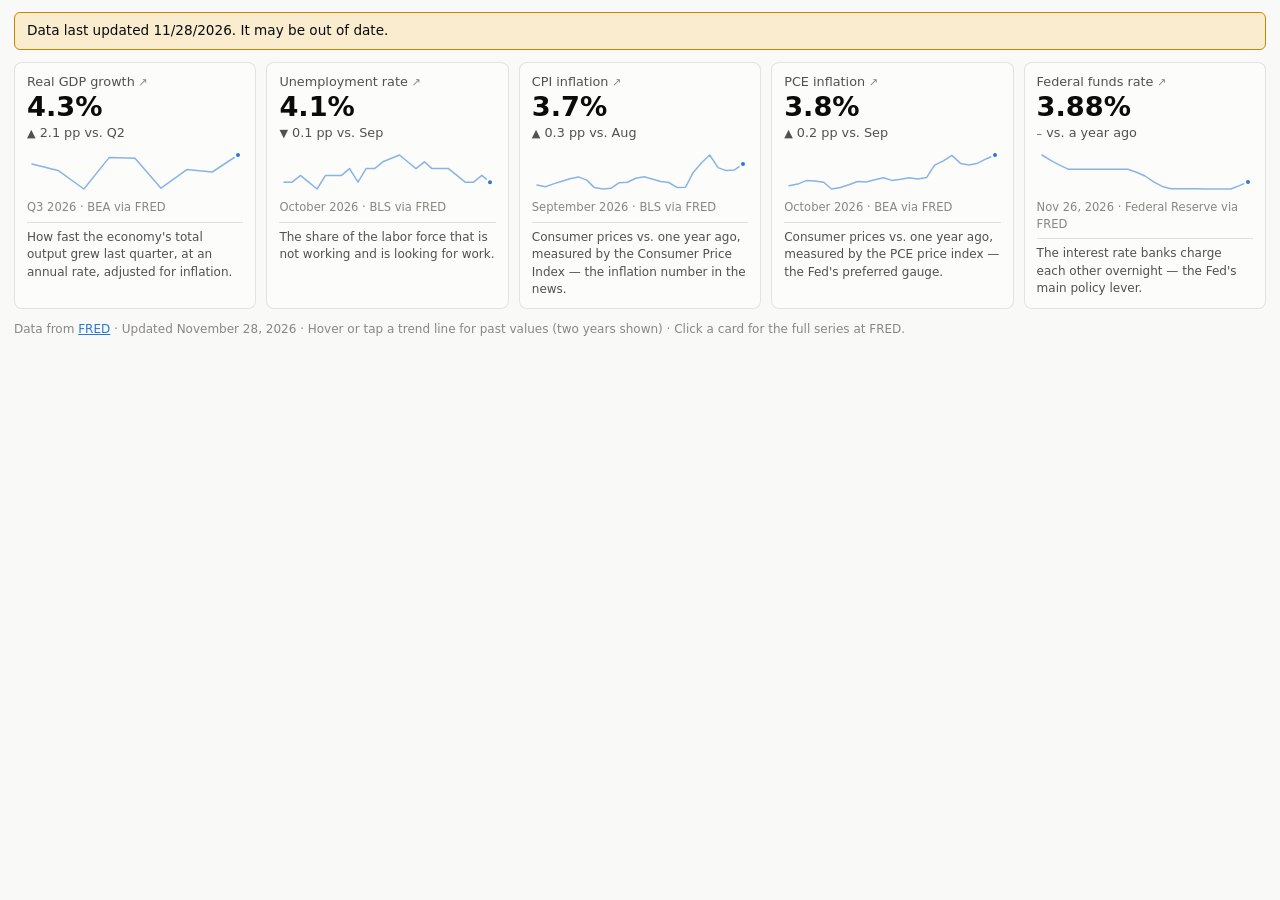
<file: docs/index.html>
<!doctype html>
<html lang="en">
<head>
<meta charset="utf-8">
<meta name="viewport" content="width=device-width, initial-scale=1">
<meta name="color-scheme" content="light dark">
<title>U.S. Macro Dashboard</title>
<link rel="stylesheet" href="styles.css">
</head>
<body>
<div id="banner" class="banner" hidden></div>

<h1 class="sr-only">U.S. Macroeconomic Dashboard</h1>

<main>
  <div id="tiles" class="tiles"></div>
</main>

<footer>
  <p>Data from <a href="https://fred.stlouisfed.org" target="_blank"
     rel="noopener">FRED</a> · <span id="updated"></span> ·
     Hover or tap a trend line for past values (two years shown) ·
     Click a card for the full series at FRED.</p>
</footer>

<noscript><p class="banner warn">This dashboard needs JavaScript to display
  the data. The raw numbers are in <a href="data/dashboard.json">dashboard.json</a>.</p></noscript>

<script src="charts.js"></script>
<script src="app.js"></script>
</body>
</html>
</file>
<file: docs/styles.css>
/* Design tokens: light is the default; dark follows the OS setting.
   Palette values follow the validated reference palette (dataviz method). */

:root {
  color-scheme: light;
  --page: #f9f9f7;
  --surface-1: #fcfcfb;
  --ink: #0b0b0b;
  --ink-2: #52514e;
  --muted: #898781;
  --grid: #e1e0d9;
  --baseline: #c3c2b7;
  --border: rgba(11, 11, 11, 0.10);
  --series-1: #2a78d6;
  --warn-bg: rgba(250, 178, 25, 0.18);
  --warn-border: #c98500;
  --error-bg: rgba(208, 59, 59, 0.12);
  --error-border: #d03b3b;
}
@media (prefers-color-scheme: dark) {
  :root {
    color-scheme: dark;
    --page: #0d0d0d;
    --surface-1: #1a1a19;
    --ink: #ffffff;
    --ink-2: #c3c2b7;
    --muted: #898781;
    --grid: #2c2c2a;
    --baseline: #383835;
    --border: rgba(255, 255, 255, 0.10);
    --series-1: #3987e5;
    --warn-bg: rgba(250, 178, 25, 0.14);
    --warn-border: #fab219;
    --error-bg: rgba(230, 103, 103, 0.14);
    --error-border: #e66767;
  }
}

* { box-sizing: border-box; }

body {
  margin: 0;
  padding: 12px 14px 20px;
  background: var(--page);
  color: var(--ink);
  font: 15px/1.45 system-ui, -apple-system, "Segoe UI", sans-serif;
}

a { color: var(--series-1); }

.banner {
  padding: 8px 12px;
  margin: 0 0 12px;
  border-radius: 6px;
  font-size: 0.85rem;
}
.banner.warn { background: var(--warn-bg); border: 1px solid var(--warn-border); }
.banner.error { background: var(--error-bg); border: 1px solid var(--error-border); }

/* ---------------------------------------------------------------- tiles */

.tiles {
  display: grid;
  grid-template-columns: repeat(auto-fit, minmax(135px, 1fr));
  gap: 10px;
}

.tile {
  position: relative;
  background: var(--surface-1);
  border: 1px solid var(--border);
  border-radius: 8px;
  padding: 10px 12px;
  display: flex;
  flex-direction: column;
}
.tile:hover { border-color: var(--baseline); }

/* The whole card is a link to the FRED series page. */
.tile-link::after {
  content: "";
  position: absolute;
  inset: 0;
  border-radius: 8px;
  cursor: pointer;
}
.tile-link:focus-visible::after { box-shadow: 0 0 0 2px var(--series-1); }
.tile-ext { color: var(--muted); font-size: 0.7rem; }
.tile:hover .tile-ext { color: var(--series-1); }

.tile-label { font-size: 0.8rem; color: var(--ink-2); }
.tile-value { font-size: 1.7rem; font-weight: 600; line-height: 1.15; }
.tile-delta { font-size: 0.8rem; color: var(--ink-2); margin-top: 1px; }
.tile-arrow { font-size: 0.7rem; }
.tile-spark { margin: 8px 0 5px; min-height: 44px; }
.tile-asof { font-size: 0.72rem; color: var(--muted); }
.tile-plain {
  font-size: 0.75rem;
  color: var(--ink-2);
  margin-top: 6px;
  padding-top: 6px;
  border-top: 1px solid var(--grid);
}
.tile-stale {
  font-size: 0.72rem;
  margin-top: 4px;
  padding: 2px 6px;
  border-radius: 4px;
  background: var(--warn-bg);
  border: 1px solid var(--warn-border);
}

/* ------------------------------------------------------------- sparklines */

.spark { position: relative; z-index: 2; outline: none; cursor: crosshair; }
.spark:focus-visible { box-shadow: 0 0 0 2px var(--series-1); border-radius: 4px; }
.spark svg { display: block; touch-action: none; }

.spark-readout {
  display: none;
  position: absolute;
  top: -6px;
  z-index: 2;
  background: var(--surface-1);
  border: 1px solid var(--border);
  border-radius: 6px;
  box-shadow: 0 2px 8px rgba(0, 0, 0, 0.12);
  padding: 3px 8px;
  font-size: 0.78rem;
  pointer-events: none;
  white-space: nowrap;
}
.spark-readout span { color: var(--muted); }

footer { margin-top: 12px; color: var(--muted); font-size: 0.75rem; }
footer p { margin: 0; }

.sr-only {
  position: absolute;
  width: 1px; height: 1px;
  clip-path: inset(50%);
  overflow: hidden;
  white-space: nowrap;
}
</file>
